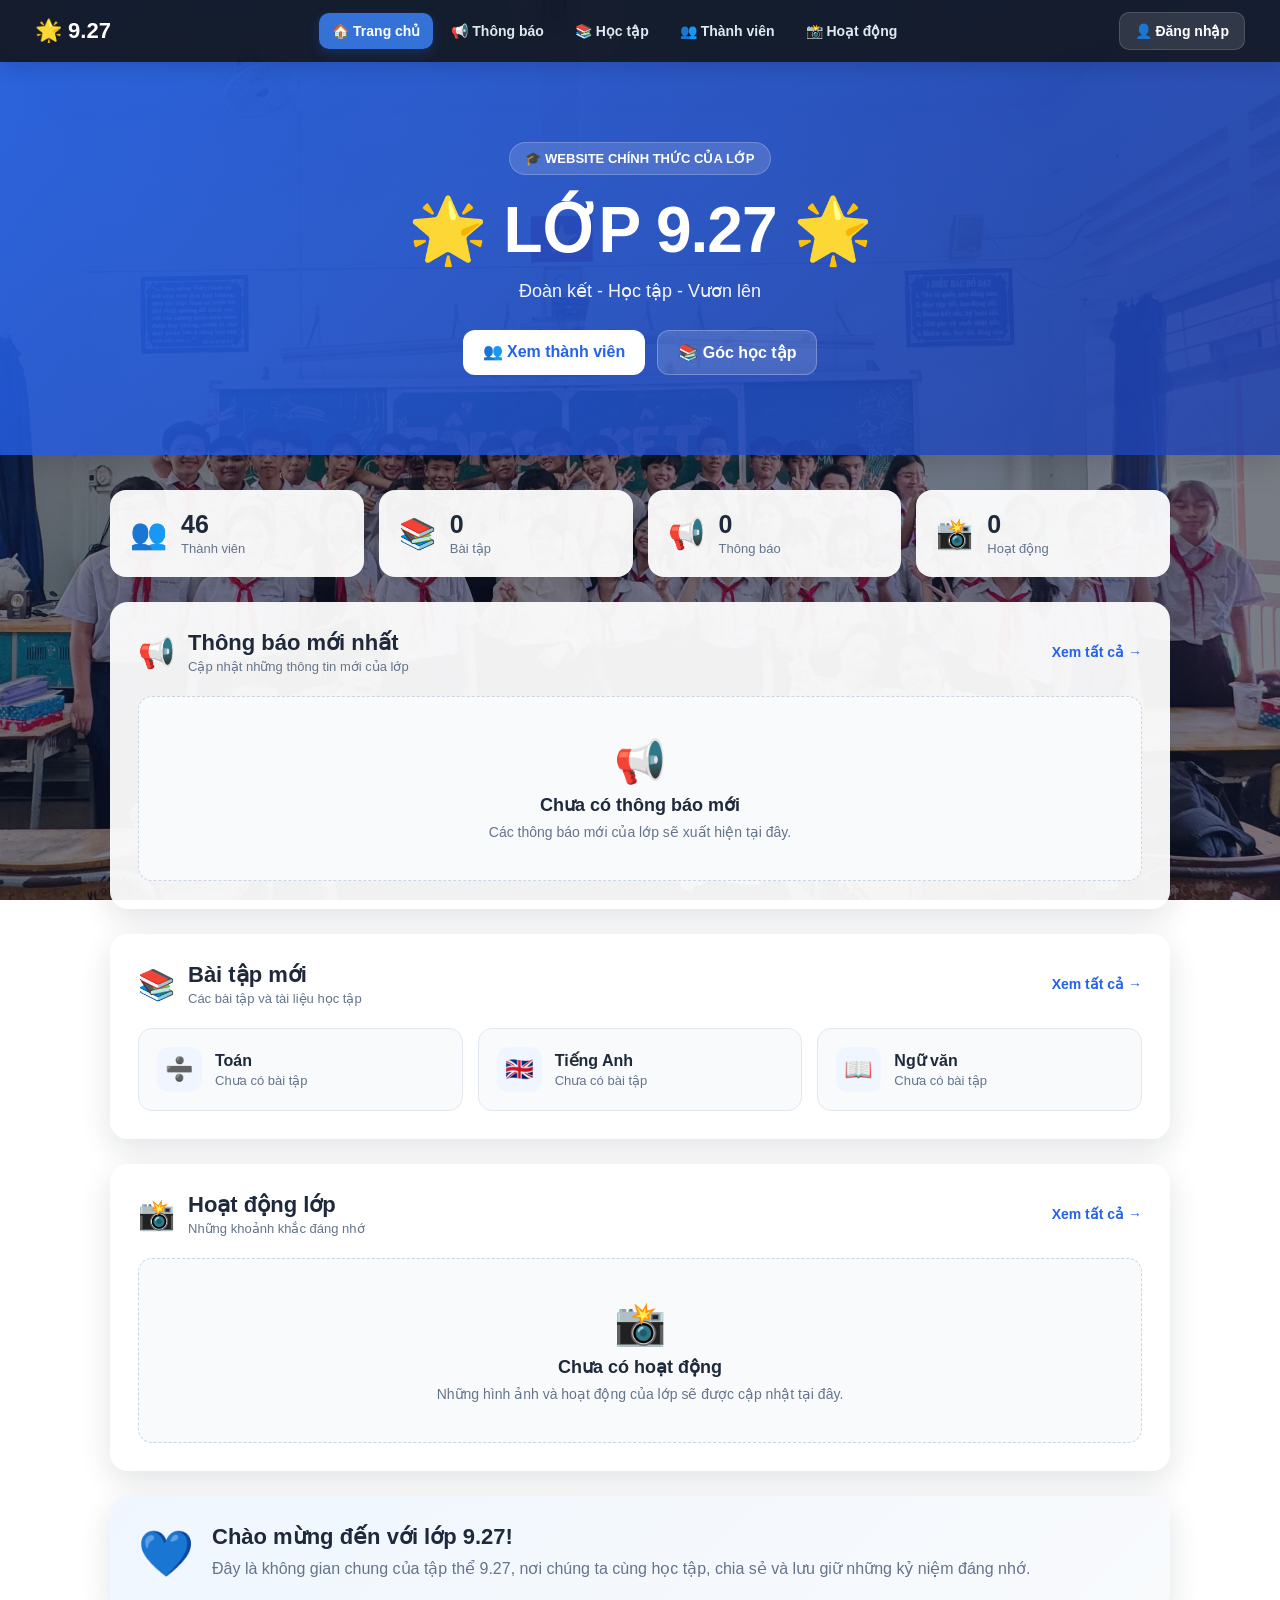
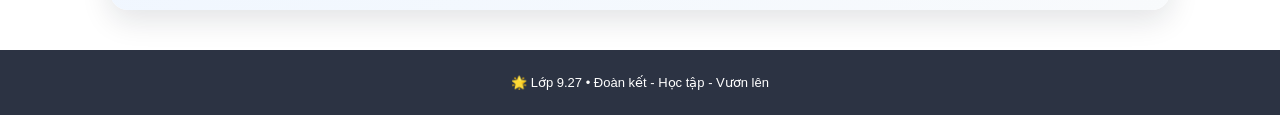
<file: index.html>
<!DOCTYPE html>
<html lang="vi">

<head>
    <meta charset="UTF-8">
    <meta name="viewport" content="width=device-width, initial-scale=1.0">

    <title>Lớp 9.27</title>

    <link rel="preconnect" href="https://fonts.googleapis.com">
    <link rel="preconnect" href="https://fonts.gstatic.com" crossorigin>

    <link href="https://fonts.googleapis.com/css2?family=Inter:wght@400;500;600;700;800&display=swap"
          rel="stylesheet">

    <link rel="stylesheet" href="style.css">
</head>

<body>

    <!-- THANH ĐIỀU HƯỚNG -->

    <nav>

        <div class="nav-container">

            <a class="logo" href="index.html">
                🌟 9.27
            </a>

            <div class="nav-links">

                <a class="active" href="index.html">
                    🏠 <span>Trang chủ</span>
                </a>

                <a href="thongbao.html">
                    📢 <span>Thông báo</span>
                </a>

                <a href="hoctap.html">
                    📚 <span>Học tập</span>
                </a>

                <a href="thanhvien.html">
                    👥 <span>Thành viên</span>
                </a>

                <a href="hoatdong.html">
                    📸 <span>Hoạt động</span>
                </a>

            </div>

            <a class="login-button" href="dangnhap.html">
                👤 Đăng nhập
            </a>

        </div>

    </nav>


    <!-- HERO -->

    <header class="hero">

        <div class="hero-content">

            <div class="hero-badge">
                🎓 WEBSITE CHÍNH THỨC CỦA LỚP
            </div>

            <h1>
                🌟 LỚP 9.27 🌟
            </h1>

            <p>
                Đoàn kết - Học tập - Vươn lên
            </p>

            <div class="hero-buttons">

                <a class="button primary-button" href="thanhvien.html">
                    👥 Xem thành viên
                </a>

                <a class="button secondary-button" href="hoctap.html">
                    📚 Góc học tập
                </a>

            </div>

        </div>

    </header>


    <main>

        <!-- THỐNG KÊ -->

        <section class="stats-section">

            <div class="stat-card">

                <div class="stat-icon">
                    👥
                </div>

                <div>
                    <strong>46</strong>
                    <span>Thành viên</span>
                </div>

            </div>


            <div class="stat-card">

                <div class="stat-icon">
                    📚
                </div>

                <div>
                    <strong>0</strong>
                    <span>Bài tập</span>
                </div>

            </div>


            <div class="stat-card">

                <div class="stat-icon">
                    📢
                </div>

                <div>
                    <strong>0</strong>
                    <span>Thông báo</span>
                </div>

            </div>


            <div class="stat-card">

                <div class="stat-icon">
                    📸
                </div>

                <div>
                    <strong>0</strong>
                    <span>Hoạt động</span>
                </div>

            </div>

        </section>


        <!-- THÔNG BÁO -->

        <section>

            <div class="section-title">

                <div>

                    <span class="section-icon">
                        📢
                    </span>

                    <div>

                        <h2>
                            Thông báo mới nhất
                        </h2>

                        <p>
                            Cập nhật những thông tin mới của lớp
                        </p>

                    </div>

                </div>

                <a class="view-all" href="thongbao.html">
                    Xem tất cả →
                </a>

            </div>


            <div class="empty-card">

                <div class="empty-icon">
                    📢
                </div>

                <h3>
                    Chưa có thông báo mới
                </h3>

                <p>
                    Các thông báo mới của lớp sẽ xuất hiện tại đây.
                </p>

            </div>

        </section>


        <!-- BÀI TẬP -->

        <section>

            <div class="section-title">

                <div>

                    <span class="section-icon">
                        📚
                    </span>

                    <div>

                        <h2>
                            Bài tập mới
                        </h2>

                        <p>
                            Các bài tập và tài liệu học tập
                        </p>

                    </div>

                </div>

                <a class="view-all" href="hoctap.html">
                    Xem tất cả →
                </a>

            </div>


            <div class="subject-grid">

                <div class="subject-card">

                    <div class="subject-icon">
                        ➗
                    </div>

                    <div>

                        <h3>
                            Toán
                        </h3>

                        <p>
                            Chưa có bài tập
                        </p>

                    </div>

                </div>


                <div class="subject-card">

                    <div class="subject-icon">
                        🇬🇧
                    </div>

                    <div>

                        <h3>
                            Tiếng Anh
                        </h3>

                        <p>
                            Chưa có bài tập
                        </p>

                    </div>

                </div>


                <div class="subject-card">

                    <div class="subject-icon">
                        📖
                    </div>

                    <div>

                        <h3>
                            Ngữ văn
                        </h3>

                        <p>
                            Chưa có bài tập
                        </p>

                    </div>

                </div>

            </div>

        </section>


        <!-- HOẠT ĐỘNG -->

        <section>

            <div class="section-title">

                <div>

                    <span class="section-icon">
                        📸
                    </span>

                    <div>

                        <h2>
                            Hoạt động lớp
                        </h2>

                        <p>
                            Những khoảnh khắc đáng nhớ
                        </p>

                    </div>

                </div>

                <a class="view-all" href="hoatdong.html">
                    Xem tất cả →
                </a>

            </div>


            <div class="empty-card">

                <div class="empty-icon">
                    📸
                </div>

                <h3>
                    Chưa có hoạt động
                </h3>

                <p>
                    Những hình ảnh và hoạt động của lớp sẽ được cập nhật tại đây.
                </p>

            </div>

        </section>


        <!-- GIỚI THIỆU -->

        <section class="welcome-section">

            <div class="welcome-content">

                <div class="welcome-icon">
                    💙
                </div>

                <div>

                    <h2>
                        Chào mừng đến với lớp 9.27!
                    </h2>

                    <p>
                        Đây là không gian chung của tập thể 9.27,
                        nơi chúng ta cùng học tập, chia sẻ và lưu giữ
                        những kỷ niệm đáng nhớ.
                    </p>

                </div>

            </div>

        </section>

    </main>


    <footer>

        <p>
            🌟 Lớp 9.27 • Đoàn kết - Học tập - Vươn lên
        </p>

    </footer>


    <!-- JAVASCRIPT -->

    <script src="script.js"></script>

</body>

</html>
</file>
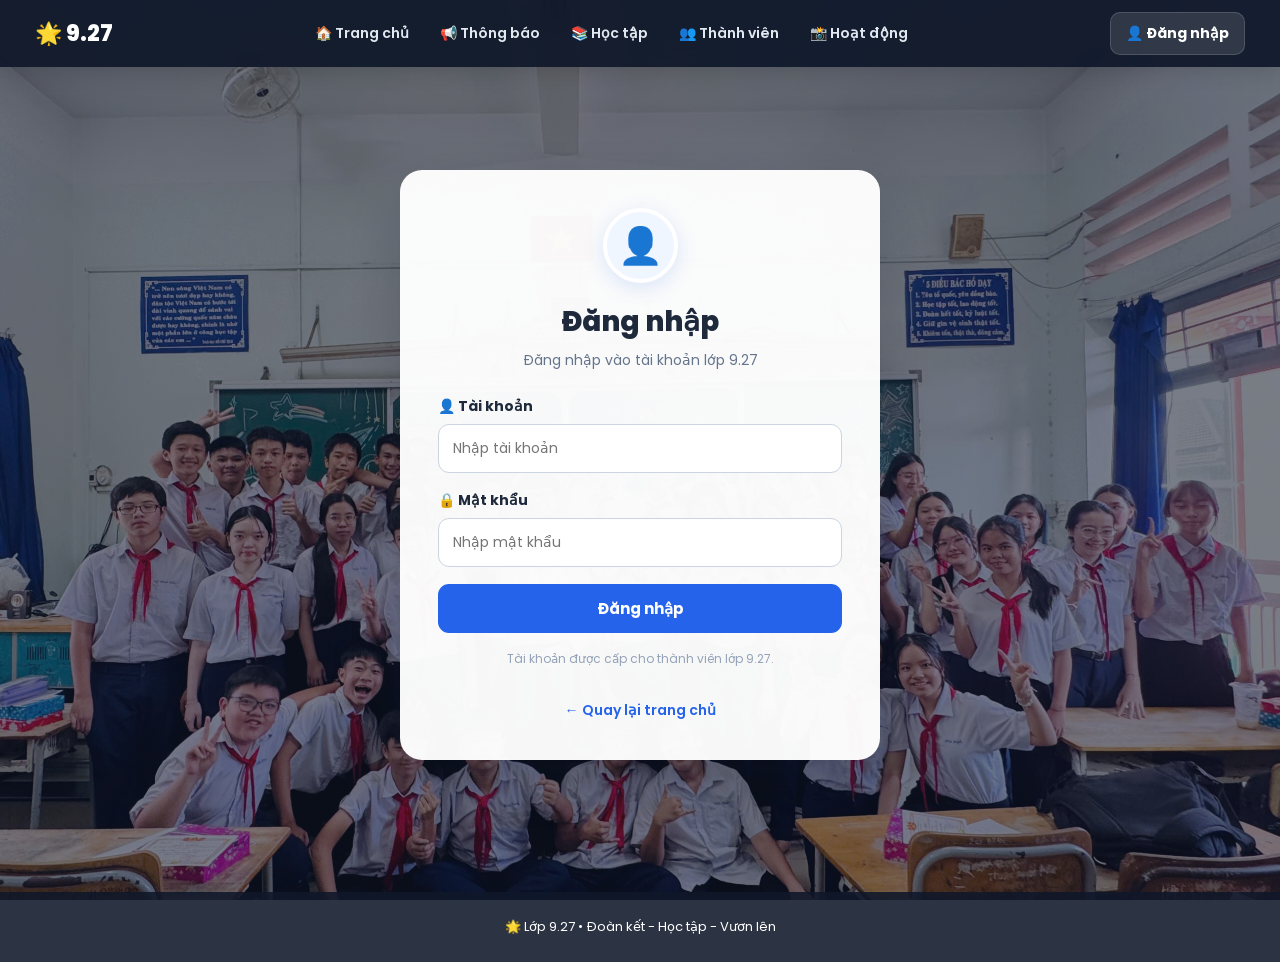
<file: dangnhap.html>
<!DOCTYPE html>
<html lang="vi">

<head>

    <meta charset="UTF-8">

    <meta name="viewport"
          content="width=device-width, initial-scale=1.0">

    <title>Đăng nhập - Lớp 9.27</title>


    <link rel="preconnect"
          href="https://fonts.googleapis.com">

    <link rel="preconnect"
          href="https://fonts.gstatic.com"
          crossorigin>

    <link href="https://fonts.googleapis.com/css2?family=Poppins:wght@400;500;600;700;800&display=swap"
          rel="stylesheet">


    <link rel="stylesheet"
          href="style.css">

</head>

<body>


    <!-- MENU -->

    <nav>

        <div class="nav-container">


            <a class="logo"
               href="index.html">

                🌟 9.27

            </a>


            <div class="nav-links">


                <a href="index.html">
                    🏠 <span>Trang chủ</span>
                </a>


                <a href="thongbao.html">
                    📢 <span>Thông báo</span>
                </a>


                <a href="hoctap.html">
                    📚 <span>Học tập</span>
                </a>


                <a href="thanhvien.html">
                    👥 <span>Thành viên</span>
                </a>


                <a href="hoatdong.html">
                    📸 <span>Hoạt động</span>
                </a>


            </div>


            <a class="login-button active-login"
               href="dangnhap.html">

                👤 Đăng nhập

            </a>


        </div>

    </nav>



    <!-- ĐĂNG NHẬP -->

    <main class="login-page">


        <section class="login-card">


            <div class="login-icon">
                👤
            </div>


            <h1>
                Đăng nhập
            </h1>


            <p class="login-subtitle">

                Đăng nhập vào tài khoản lớp 9.27

            </p>



            <form id="loginForm">


                <div class="form-group">

                    <label for="username">
                        👤 Tài khoản
                    </label>


                    <input
                        type="text"
                        id="username"
                        placeholder="Nhập tài khoản"
                        autocomplete="username"
                        required
                    >

                </div>



                <div class="form-group">

                    <label for="password">
                        🔒 Mật khẩu
                    </label>


                    <input
                        type="password"
                        id="password"
                        placeholder="Nhập mật khẩu"
                        autocomplete="current-password"
                        required
                    >

                </div>



                <p
                    id="loginError"
                    style="display: none; color: #dc2626; font-size: 13px; margin: 10px 0;"
                ></p>



                <button
                    type="submit"
                    class="login-submit"
                >

                    Đăng nhập

                </button>


            </form>



            <p class="login-note">

                Tài khoản được cấp cho thành viên lớp 9.27.

            </p>


            <a
                class="back-home"
                href="index.html"
            >

                ← Quay lại trang chủ

            </a>


        </section>


    </main>



    <footer>

        <p>
            🌟 Lớp 9.27 • Đoàn kết - Học tập - Vươn lên
        </p>

    </footer>


    <script src="script.js"></script>

</body>

</html>
</file>
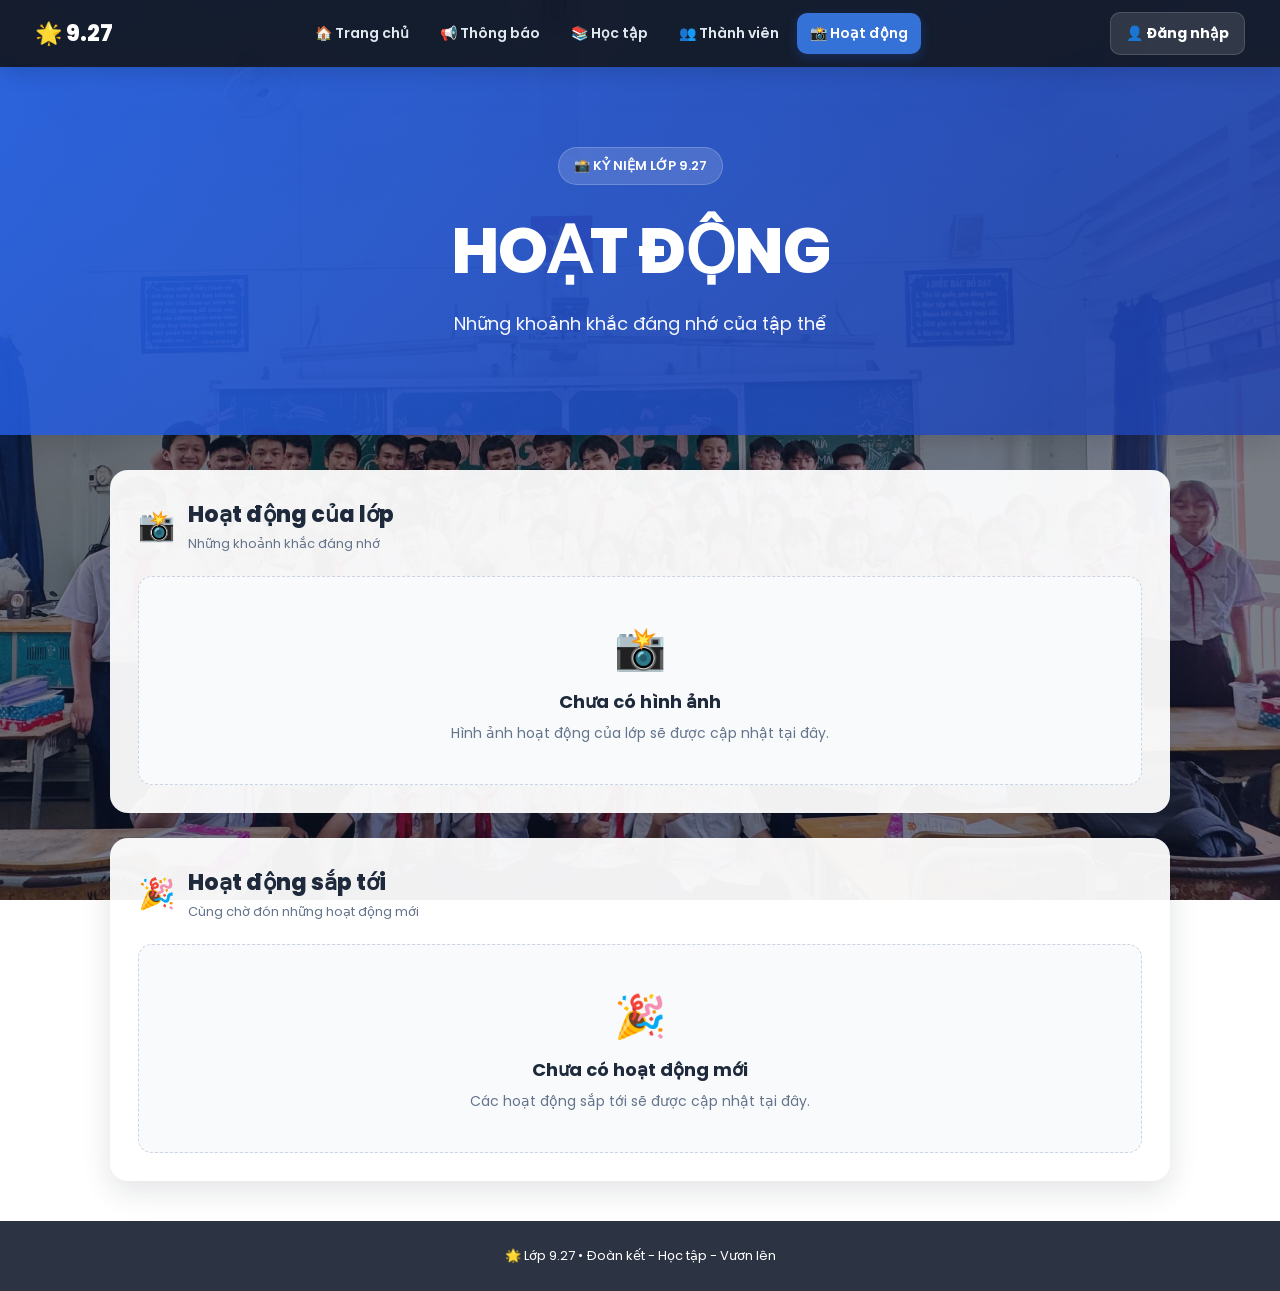
<file: hoatdong.html>
<!DOCTYPE html>
<html lang="vi">

<head>

    <meta charset="UTF-8">

    <meta name="viewport"
          content="width=device-width, initial-scale=1.0">

    <title>Hoạt động - Lớp 9.27</title>


    <link rel="preconnect"
          href="https://fonts.googleapis.com">

    <link rel="preconnect"
          href="https://fonts.gstatic.com"
          crossorigin>

    <link href="https://fonts.googleapis.com/css2?family=Poppins:wght@400;500;600;700;800&display=swap"
          rel="stylesheet">


    <link rel="stylesheet"
          href="style.css">

</head>

<body>


    <!-- MENU -->

    <nav>

        <div class="nav-container">


            <a class="logo"
               href="index.html">

                🌟 9.27

            </a>


            <div class="nav-links">


                <a href="index.html">
                    🏠 <span>Trang chủ</span>
                </a>


                <a href="thongbao.html">
                    📢 <span>Thông báo</span>
                </a>


                <a href="hoctap.html">
                    📚 <span>Học tập</span>
                </a>


                <a href="thanhvien.html">
                    👥 <span>Thành viên</span>
                </a>


                <a class="active"
                   href="hoatdong.html">

                    📸 <span>Hoạt động</span>

                </a>


            </div>


            <a class="login-button"
               href="dangnhap.html">

                👤 Đăng nhập

            </a>


        </div>

    </nav>



    <!-- HERO -->

    <header class="hero">

        <div class="hero-content">


            <div class="hero-badge">
                📸 KỶ NIỆM LỚP 9.27
            </div>


            <h1>
                HOẠT ĐỘNG
            </h1>


            <p>
                Những khoảnh khắc đáng nhớ của tập thể
            </p>


        </div>

    </header>



    <main>


        <!-- HÌNH ẢNH -->

        <section>


            <div class="section-title">


                <div>

                    <span class="section-icon">
                        📸
                    </span>


                    <div>

                        <h2>
                            Hoạt động của lớp
                        </h2>

                        <p>
                            Những khoảnh khắc đáng nhớ
                        </p>

                    </div>

                </div>


            </div>


            <div class="empty-card">


                <div class="empty-icon">
                    📸
                </div>


                <h3>
                    Chưa có hình ảnh
                </h3>


                <p>
                    Hình ảnh hoạt động của lớp sẽ được cập nhật tại đây.
                </p>


            </div>


        </section>



        <!-- HOẠT ĐỘNG SẮP TỚI -->

        <section>


            <div class="section-title">


                <div>

                    <span class="section-icon">
                        🎉
                    </span>


                    <div>

                        <h2>
                            Hoạt động sắp tới
                        </h2>

                        <p>
                            Cùng chờ đón những hoạt động mới
                        </p>

                    </div>

                </div>


            </div>


            <div class="empty-card">


                <div class="empty-icon">
                    🎉
                </div>


                <h3>
                    Chưa có hoạt động mới
                </h3>


                <p>
                    Các hoạt động sắp tới sẽ được cập nhật tại đây.
                </p>


            </div>


        </section>


    </main>



    <footer>

        <p>
            🌟 Lớp 9.27 • Đoàn kết - Học tập - Vươn lên
        </p>

    </footer>


    <script src="script.js"></script>

</body>

</html>
</file>
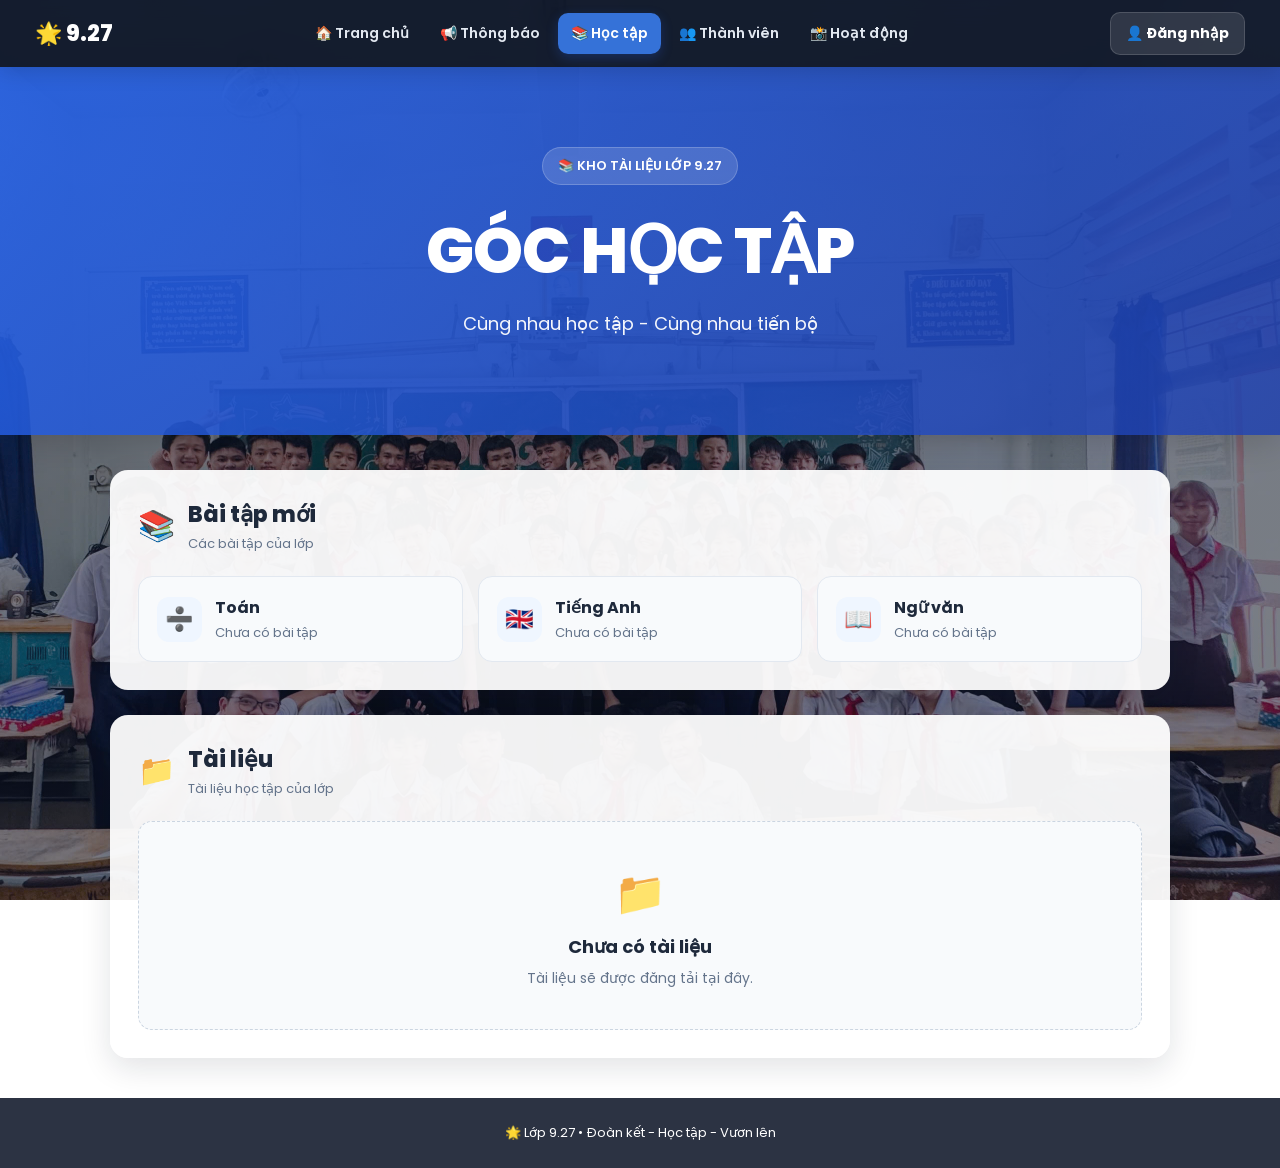
<file: hoctap.html>
<!DOCTYPE html>
<html lang="vi">

<head>

    <meta charset="UTF-8">

    <meta name="viewport"
          content="width=device-width, initial-scale=1.0">

    <title>Học tập - Lớp 9.27</title>


    <link rel="preconnect"
          href="https://fonts.googleapis.com">

    <link rel="preconnect"
          href="https://fonts.gstatic.com"
          crossorigin>

    <link href="https://fonts.googleapis.com/css2?family=Poppins:wght@400;500;600;700;800&display=swap"
          rel="stylesheet">


    <link rel="stylesheet"
          href="style.css">

</head>

<body>


    <!-- MENU -->

    <nav>

        <div class="nav-container">


            <a class="logo"
               href="index.html">

                🌟 9.27

            </a>


            <div class="nav-links">


                <a href="index.html">
                    🏠 <span>Trang chủ</span>
                </a>


                <a href="thongbao.html">
                    📢 <span>Thông báo</span>
                </a>


                <a class="active"
                   href="hoctap.html">

                    📚 <span>Học tập</span>

                </a>


                <a href="thanhvien.html">
                    👥 <span>Thành viên</span>
                </a>


                <a href="hoatdong.html">
                    📸 <span>Hoạt động</span>
                </a>


            </div>


            <a class="login-button"
               href="dangnhap.html">

                👤 Đăng nhập

            </a>


        </div>

    </nav>



    <!-- HERO -->

    <header class="hero">

        <div class="hero-content">


            <div class="hero-badge">
                📚 KHO TÀI LIỆU LỚP 9.27
            </div>


            <h1>
                GÓC HỌC TẬP
            </h1>


            <p>
                Cùng nhau học tập - Cùng nhau tiến bộ
            </p>


        </div>

    </header>



    <main>


        <!-- BÀI TẬP -->

        <section>


            <div class="section-title">


                <div>

                    <span class="section-icon">
                        📚
                    </span>


                    <div>

                        <h2>
                            Bài tập mới
                        </h2>

                        <p>
                            Các bài tập của lớp
                        </p>

                    </div>

                </div>


            </div>


            <div class="subject-grid">


                <div class="subject-card">

                    <div class="subject-icon">
                        ➗
                    </div>


                    <div>

                        <h3>
                            Toán
                        </h3>

                        <p>
                            Chưa có bài tập
                        </p>

                    </div>

                </div>


                <div class="subject-card">

                    <div class="subject-icon">
                        🇬🇧
                    </div>


                    <div>

                        <h3>
                            Tiếng Anh
                        </h3>

                        <p>
                            Chưa có bài tập
                        </p>

                    </div>

                </div>


                <div class="subject-card">

                    <div class="subject-icon">
                        📖
                    </div>


                    <div>

                        <h3>
                            Ngữ văn
                        </h3>

                        <p>
                            Chưa có bài tập
                        </p>

                    </div>

                </div>


            </div>


        </section>



        <!-- TÀI LIỆU -->

        <section>


            <div class="section-title">


                <div>

                    <span class="section-icon">
                        📁
                    </span>


                    <div>

                        <h2>
                            Tài liệu
                        </h2>

                        <p>
                            Tài liệu học tập của lớp
                        </p>

                    </div>

                </div>


            </div>


            <div class="empty-card">


                <div class="empty-icon">
                    📁
                </div>


                <h3>
                    Chưa có tài liệu
                </h3>


                <p>
                    Tài liệu sẽ được đăng tải tại đây.
                </p>


            </div>


        </section>


    </main>



    <footer>

        <p>
            🌟 Lớp 9.27 • Đoàn kết - Học tập - Vươn lên
        </p>

    </footer>


    <script src="script.js"></script>

</body>

</html>
</file>
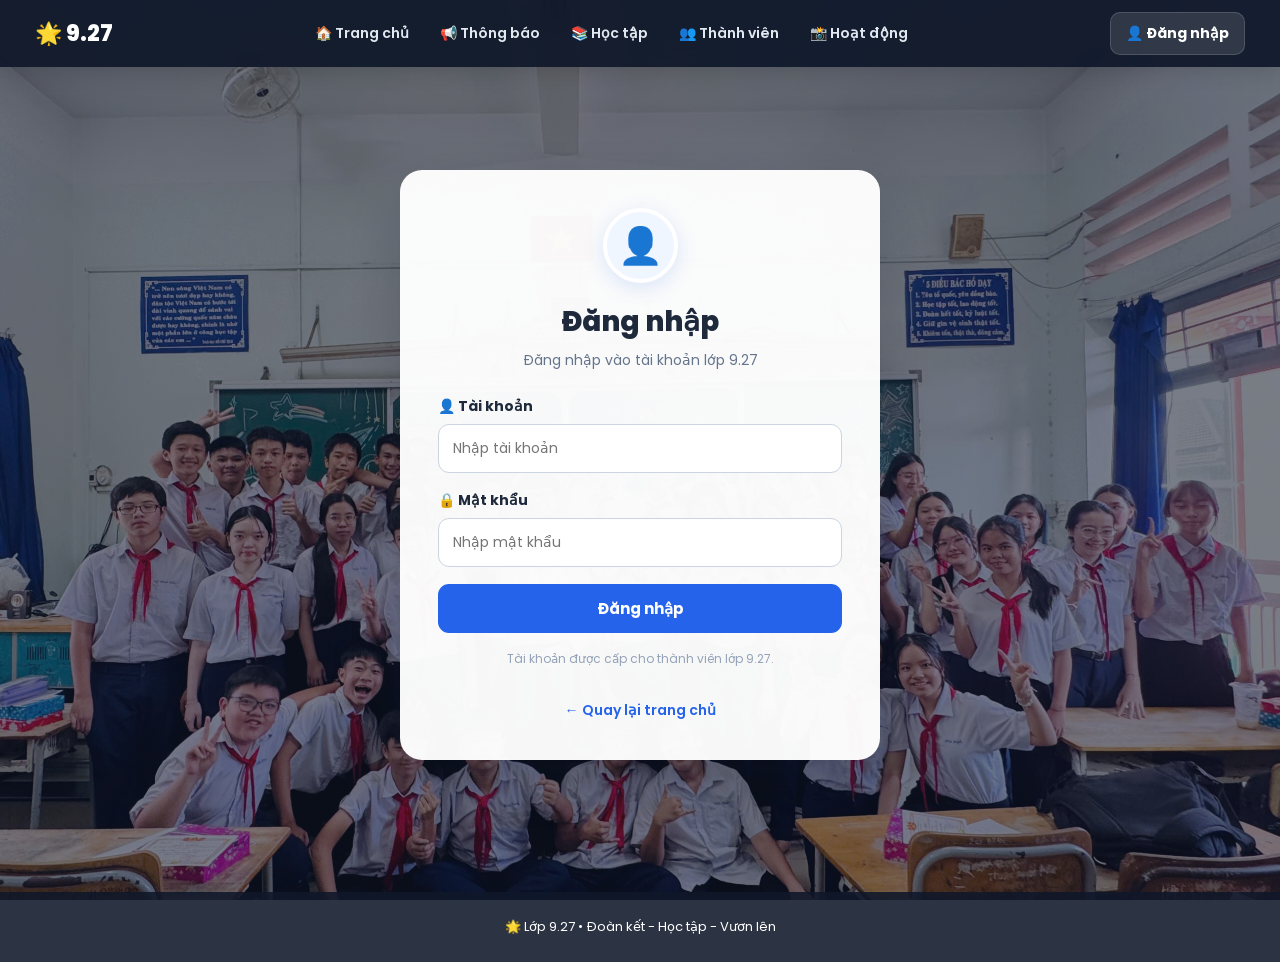
<file: taikhoan.html>
<!DOCTYPE html>
<html lang="vi">

<head>

    <meta charset="UTF-8">

    <meta
        name="viewport"
        content="width=device-width, initial-scale=1.0">

    <title>Tài khoản - Lớp 9.27</title>


    <link rel="preconnect"
        href="https://fonts.googleapis.com">

    <link rel="preconnect"
        href="https://fonts.gstatic.com"
        crossorigin>

    <link
        href="https://fonts.googleapis.com/css2?family=Poppins:wght@400;500;600;700;800&display=swap"
        rel="stylesheet">


    <link
        rel="stylesheet"
        href="style.css">

</head>


<body>


    <!-- ================================= -->
    <!-- NAVIGATION -->
    <!-- ================================= -->

    <nav>

        <div class="nav-container">


            <a
                class="logo"
                href="index.html">

                🌟 9.27

            </a>


            <div class="nav-links">


                <a href="index.html">
                    🏠 <span>Trang chủ</span>
                </a>


                <a href="thongbao.html">
                    📢 <span>Thông báo</span>
                </a>


                <a href="hoctap.html">
                    📚 <span>Học tập</span>
                </a>


                <a href="thanhvien.html">
                    👥 <span>Thành viên</span>
                </a>


                <a href="hoatdong.html">
                    📸 <span>Hoạt động</span>
                </a>


            </div>


            <a
                class="login-button"
                href="taikhoan.html">

                👤 Tài khoản

            </a>


        </div>

    </nav>



    <!-- ================================= -->
    <!-- ACCOUNT -->
    <!-- ================================= -->

    <main class="login-page">


        <section class="account-card">


            <div
                class="account-avatar"
                id="accountRoleIcon">

                👤

            </div>


            <h1 id="accountName">
                Tài khoản
            </h1>


            <p
                class="account-username"
                id="accountUsername">

                @username

            </p>


            <div
                id="accountRole"
                class="role-badge role-npc">

                NPC

            </div>


            <p
                class="account-role-description"
                id="accountRoleDescription">

                Thành viên

            </p>



            <!-- ================================= -->
            <!-- ACCOUNT INFO -->
            <!-- ================================= -->

            <div class="account-info">


                <div class="account-info-row">

                    <span>
                        👤 Họ tên
                    </span>

                    <strong id="accountName2">
                        —
                    </strong>

                </div>


                <div class="account-info-row">

                    <span>
                        🔑 Username
                    </span>

                    <strong id="accountUsername2">
                        —
                    </strong>

                </div>


                <div class="account-info-row">

                    <span>
                        🏷️ Role
                    </span>

                    <strong id="accountRole2">
                        —
                    </strong>

                </div>


            </div>



            <!-- ================================= -->
            <!-- ADMIN PANEL -->
            <!-- ================================= -->

            <div
                class="admin-panel"
                id="adminPanel"
                style="display: none;">


                <div class="admin-panel-header">

                    <span class="admin-panel-icon">
                        👑
                    </span>

                    <div>

                        <h2>
                            Khu vực quản trị
                        </h2>

                        <p>
                            Chỉ ADMIN mới có quyền sử dụng
                        </p>

                    </div>

                </div>


                <div class="admin-actions">


                    <a
                        href="#"
                        class="admin-action">

                        <span>📢</span>

                        <div>

                            <strong>
                                Quản lý thông báo
                            </strong>

                            <small>
                                Đăng và quản lý thông báo
                            </small>

                        </div>

                    </a>


                    <a
                        href="#"
                        class="admin-action">

                        <span>📚</span>

                        <div>

                            <strong>
                                Quản lý bài tập
                            </strong>

                            <small>
                                Đăng bài tập cho lớp
                            </small>

                        </div>

                    </a>


                    <a
                        href="#"
                        class="admin-action">

                        <span>📁</span>

                        <div>

                            <strong>
                                Quản lý tài liệu
                            </strong>

                            <small>
                                Đăng tài liệu học tập
                            </small>

                        </div>

                    </a>


                    <a
                        href="#"
                        class="admin-action">

                        <span>📸</span>

                        <div>

                            <strong>
                                Quản lý hoạt động
                            </strong>

                            <small>
                                Đăng ảnh và hoạt động lớp
                            </small>

                        </div>

                    </a>


                </div>

            </div>



            <!-- ================================= -->
            <!-- LOGOUT -->
            <!-- ================================= -->

            <button
                class="login-submit logout-button"
                id="logoutButton">

                🚪 Đăng xuất

            </button>


            <a
                class="back-home"
                href="index.html">

                ← Về trang chủ

            </a>


        </section>

    </main>



    <!-- ================================= -->
    <!-- FOOTER -->
    <!-- ================================= -->

    <footer>

        <p>
            🌟 Lớp 9.27 • Đoàn kết - Học tập - Vươn lên
        </p>

    </footer>


    <script src="script.js"></script>

</body>

</html>
</file>
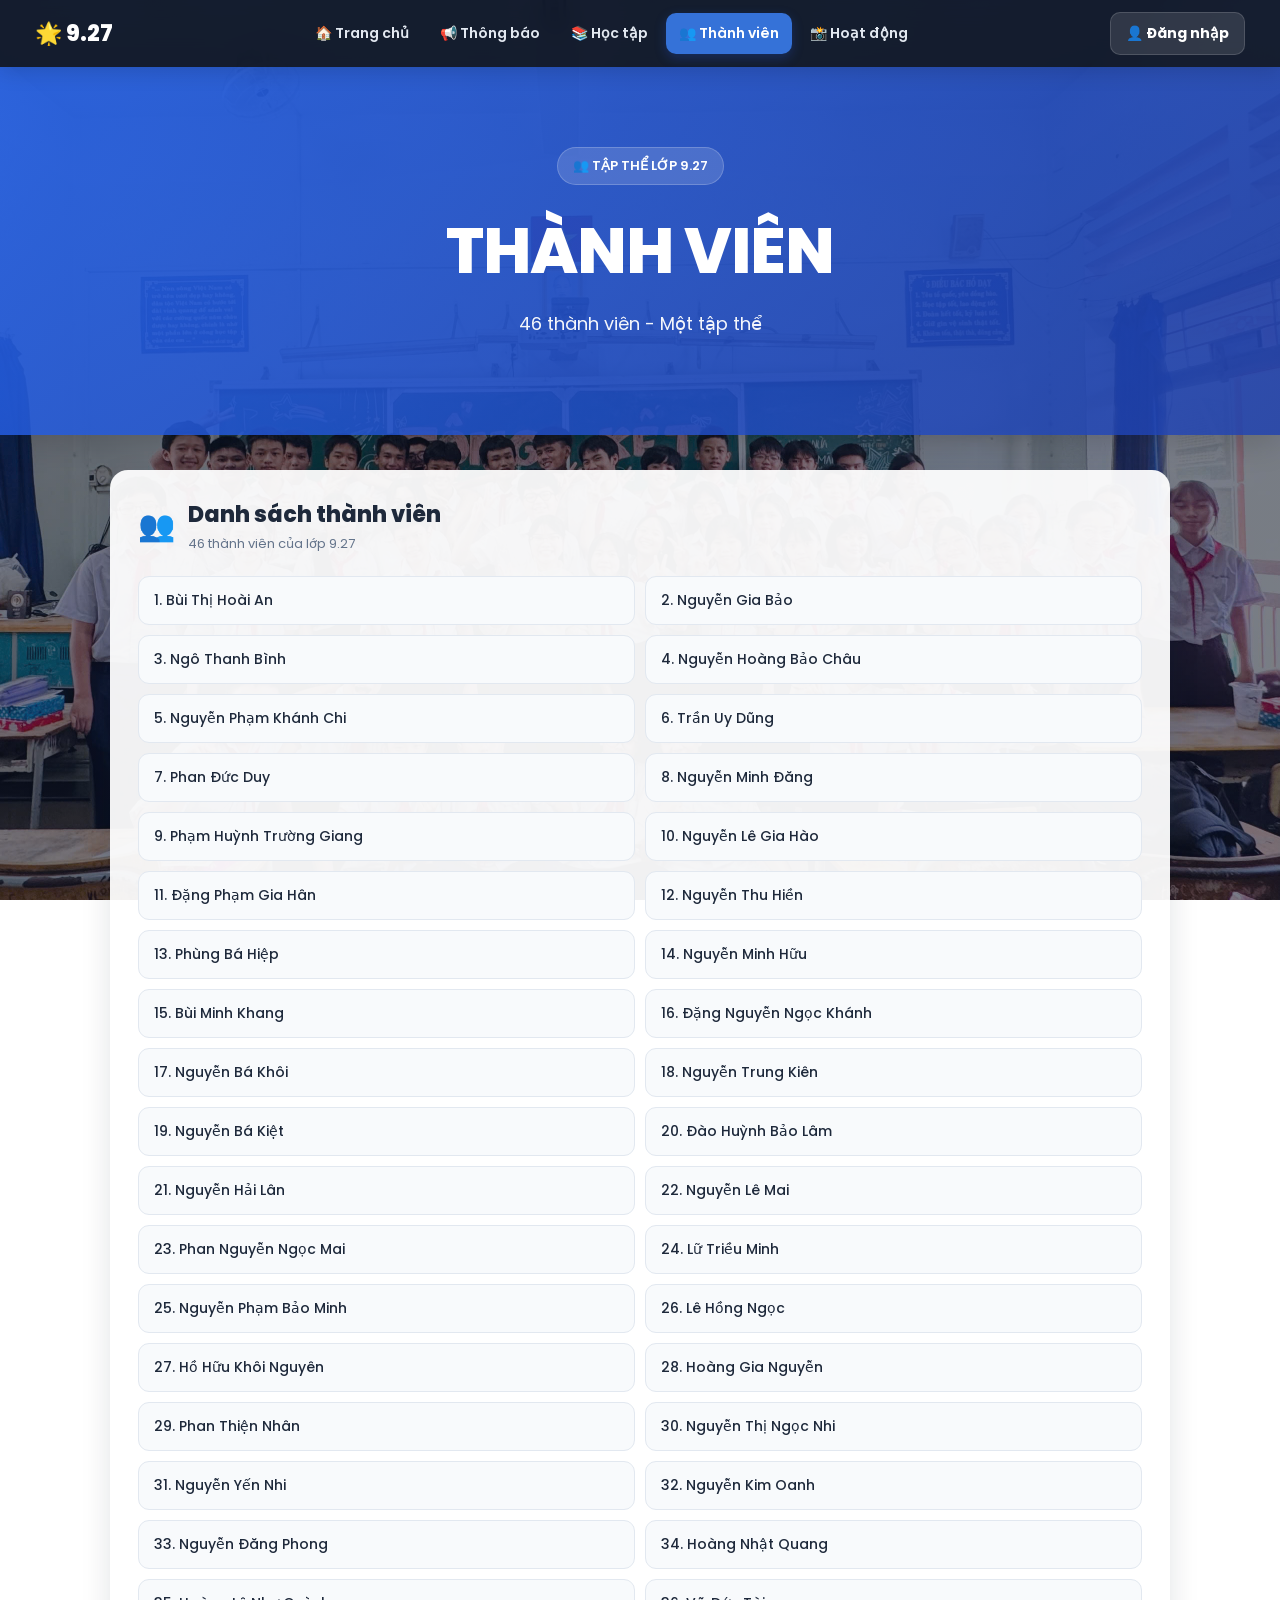
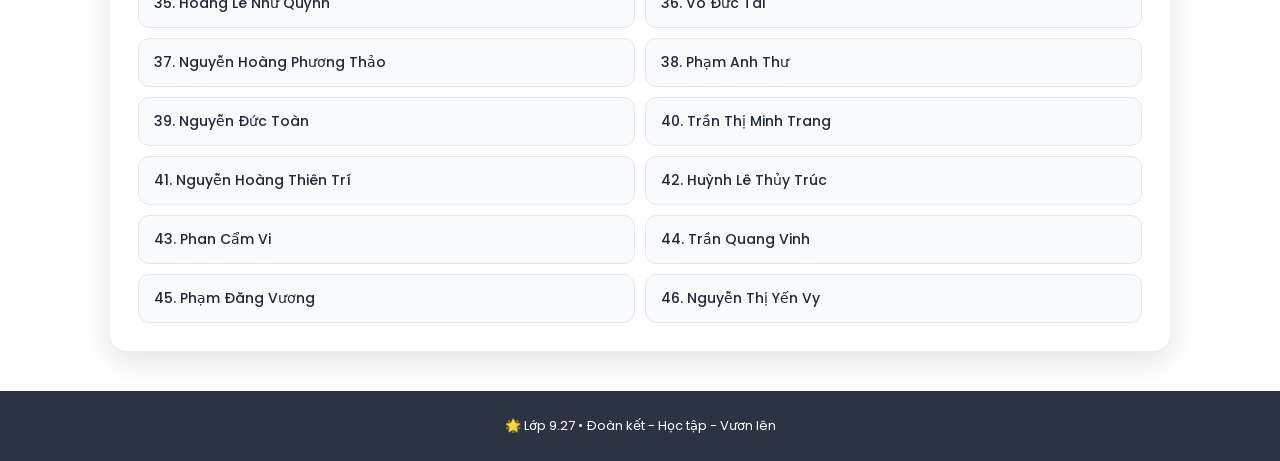
<file: thanhvien.html>
<!DOCTYPE html>
<html lang="vi">

<head>

    <meta charset="UTF-8">

    <meta name="viewport"
          content="width=device-width, initial-scale=1.0">

    <title>Thành viên - Lớp 9.27</title>


    <link rel="preconnect"
          href="https://fonts.googleapis.com">

    <link rel="preconnect"
          href="https://fonts.gstatic.com"
          crossorigin>

    <link href="https://fonts.googleapis.com/css2?family=Poppins:wght@400;500;600;700;800&display=swap"
          rel="stylesheet">


    <link rel="stylesheet"
          href="style.css">

</head>

<body>


    <!-- MENU -->

    <nav>

        <div class="nav-container">


            <a class="logo"
               href="index.html">

                🌟 9.27

            </a>


            <div class="nav-links">


                <a href="index.html">
                    🏠 <span>Trang chủ</span>
                </a>


                <a href="thongbao.html">
                    📢 <span>Thông báo</span>
                </a>


                <a href="hoctap.html">
                    📚 <span>Học tập</span>
                </a>


                <a class="active"
                   href="thanhvien.html">

                    👥 <span>Thành viên</span>

                </a>


                <a href="hoatdong.html">
                    📸 <span>Hoạt động</span>
                </a>


            </div>


            <a class="login-button"
               href="dangnhap.html">

                👤 Đăng nhập

            </a>


        </div>

    </nav>



    <!-- HERO -->

    <header class="hero">

        <div class="hero-content">


            <div class="hero-badge">
                👥 TẬP THỂ LỚP 9.27
            </div>


            <h1>
                THÀNH VIÊN
            </h1>


            <p>
                46 thành viên - Một tập thể
            </p>


        </div>

    </header>



    <main>


        <section>


            <div class="section-title">


                <div>

                    <span class="section-icon">
                        👥
                    </span>


                    <div>

                        <h2>
                            Danh sách thành viên
                        </h2>

                        <p>
                            46 thành viên của lớp 9.27
                        </p>

                    </div>

                </div>


            </div>



            <div class="member-list">


                <div class="member">1. Bùi Thị Hoài An</div>
                <div class="member">2. Nguyễn Gia Bảo</div>
                <div class="member">3. Ngô Thanh Bình</div>
                <div class="member">4. Nguyễn Hoàng Bảo Châu</div>
                <div class="member">5. Nguyễn Phạm Khánh Chi</div>
                <div class="member">6. Trần Uy Dũng</div>
                <div class="member">7. Phan Đức Duy</div>
                <div class="member">8. Nguyễn Minh Đăng</div>
                <div class="member">9. Phạm Huỳnh Trường Giang</div>
                <div class="member">10. Nguyễn Lê Gia Hào</div>
                <div class="member">11. Đặng Phạm Gia Hân</div>
                <div class="member">12. Nguyễn Thu Hiền</div>
                <div class="member">13. Phùng Bá Hiệp</div>
                <div class="member">14. Nguyễn Minh Hữu</div>
                <div class="member">15. Bùi Minh Khang</div>
                <div class="member">16. Đặng Nguyễn Ngọc Khánh</div>
                <div class="member">17. Nguyễn Bá Khôi</div>
                <div class="member">18. Nguyễn Trung Kiên</div>
                <div class="member">19. Nguyễn Bá Kiệt</div>
                <div class="member">20. Đào Huỳnh Bảo Lâm</div>
                <div class="member">21. Nguyễn Hải Lân</div>
                <div class="member">22. Nguyễn Lê Mai</div>
                <div class="member">23. Phan Nguyễn Ngọc Mai</div>
                <div class="member">24. Lữ Triều Minh</div>
                <div class="member">25. Nguyễn Phạm Bảo Minh</div>
                <div class="member">26. Lê Hồng Ngọc</div>
                <div class="member">27. Hồ Hữu Khôi Nguyên</div>
                <div class="member">28. Hoàng Gia Nguyễn</div>
                <div class="member">29. Phan Thiện Nhân</div>
                <div class="member">30. Nguyễn Thị Ngọc Nhi</div>
                <div class="member">31. Nguyễn Yến Nhi</div>
                <div class="member">32. Nguyễn Kim Oanh</div>
                <div class="member">33. Nguyễn Đăng Phong</div>
                <div class="member">34. Hoàng Nhật Quang</div>
                <div class="member">35. Hoàng Lê Như Quỳnh</div>
                <div class="member">36. Võ Đức Tài</div>
                <div class="member">37. Nguyễn Hoàng Phương Thảo</div>
                <div class="member">38. Phạm Anh Thư</div>
                <div class="member">39. Nguyễn Đức Toàn</div>
                <div class="member">40. Trần Thị Minh Trang</div>
                <div class="member">41. Nguyễn Hoàng Thiên Trí</div>
                <div class="member">42. Huỳnh Lê Thủy Trúc</div>
                <div class="member">43. Phan Cẩm Vi</div>
                <div class="member">44. Trần Quang Vinh</div>
                <div class="member">45. Phạm Đăng Vương</div>
                <div class="member">46. Nguyễn Thị Yến Vy</div>


            </div>


        </section>


    </main>



    <footer>

        <p>
            🌟 Lớp 9.27 • Đoàn kết - Học tập - Vươn lên
        </p>

    </footer>


    <script src="script.js"></script>

</body>

</html>
</file>
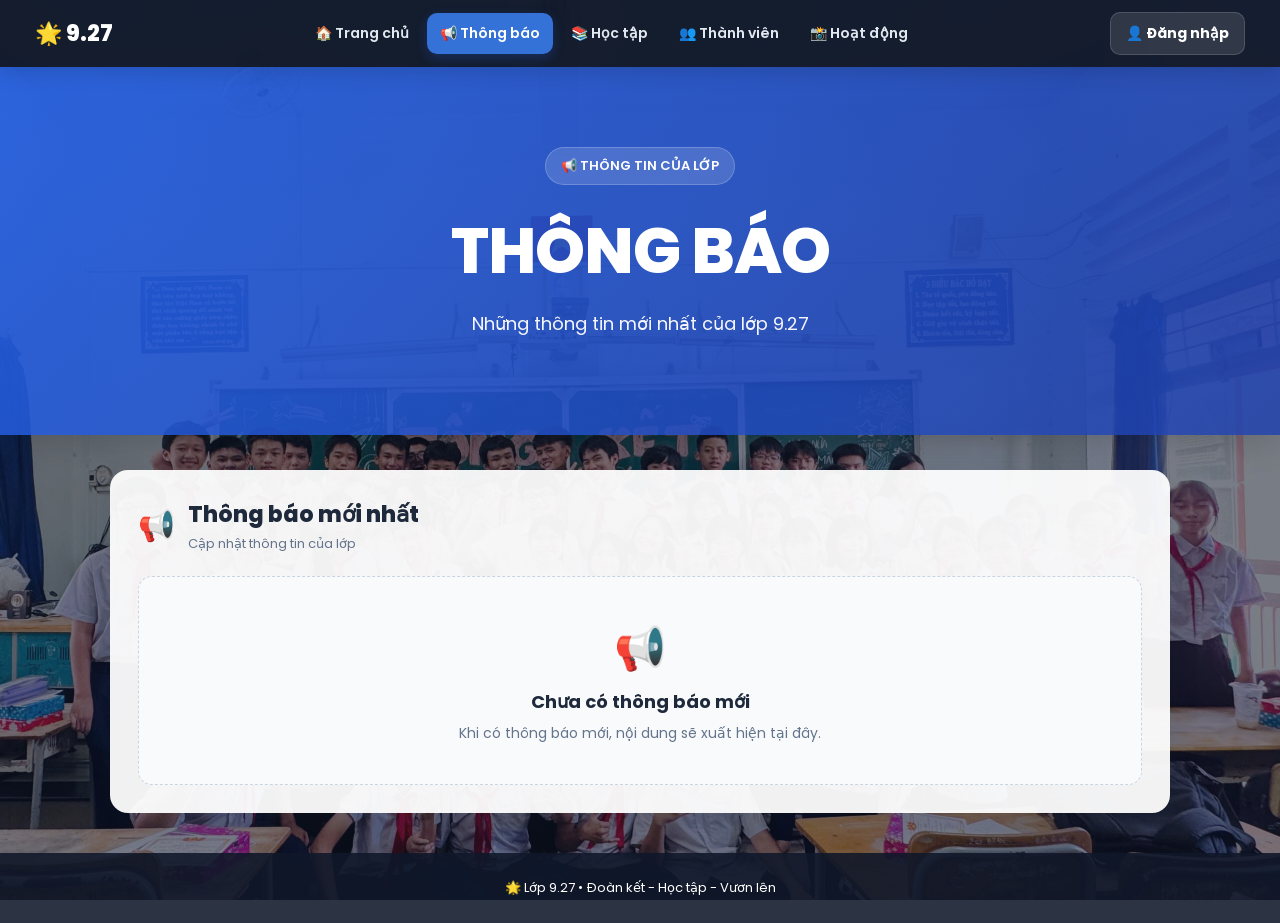
<file: thongbao.html>
<!DOCTYPE html>
<html lang="vi">

<head>

    <meta charset="UTF-8">

    <meta name="viewport"
          content="width=device-width, initial-scale=1.0">

    <title>Thông báo - Lớp 9.27</title>


    <link rel="preconnect"
          href="https://fonts.googleapis.com">

    <link rel="preconnect"
          href="https://fonts.gstatic.com"
          crossorigin>

    <link href="https://fonts.googleapis.com/css2?family=Poppins:wght@400;500;600;700;800&display=swap"
          rel="stylesheet">


    <link rel="stylesheet"
          href="style.css">

</head>

<body>


    <!-- MENU -->

    <nav>

        <div class="nav-container">


            <a class="logo"
               href="index.html">

                🌟 9.27

            </a>


            <div class="nav-links">


                <a href="index.html">
                    🏠 <span>Trang chủ</span>
                </a>


                <a class="active"
                   href="thongbao.html">

                    📢 <span>Thông báo</span>

                </a>


                <a href="hoctap.html">
                    📚 <span>Học tập</span>
                </a>


                <a href="thanhvien.html">
                    👥 <span>Thành viên</span>
                </a>


                <a href="hoatdong.html">
                    📸 <span>Hoạt động</span>
                </a>


            </div>


            <a class="login-button"
               href="dangnhap.html">

                👤 Đăng nhập

            </a>


        </div>

    </nav>



    <!-- HERO -->

    <header class="hero">

        <div class="hero-content">


            <div class="hero-badge">

                📢 THÔNG TIN CỦA LỚP

            </div>


            <h1>
                THÔNG BÁO
            </h1>


            <p>
                Những thông tin mới nhất của lớp 9.27
            </p>


        </div>

    </header>



    <main>


        <section>


            <div class="section-title">


                <div>

                    <span class="section-icon">
                        📢
                    </span>


                    <div>

                        <h2>
                            Thông báo mới nhất
                        </h2>

                        <p>
                            Cập nhật thông tin của lớp
                        </p>

                    </div>

                </div>


            </div>


            <div class="empty-card">


                <div class="empty-icon">
                    📢
                </div>


                <h3>
                    Chưa có thông báo mới
                </h3>


                <p>
                    Khi có thông báo mới, nội dung sẽ xuất hiện tại đây.
                </p>


            </div>


        </section>


    </main>



    <footer>

        <p>
            🌟 Lớp 9.27 • Đoàn kết - Học tập - Vươn lên
        </p>

    </footer>


    <script src="script.js"></script>

</body>

</html>
</file>
<file: style.css>
/* ========================================
   RESET
======================================== */

* {
    box-sizing: border-box;
}

html {
    scroll-behavior: smooth;
}

body {
    margin: 0;
    font-family: "Poppins", Arial, sans-serif;

    background-image:
        linear-gradient(
            rgba(15, 23, 42, 0.55),
            rgba(15, 23, 42, 0.55)
        ),
        url("hinhnen9.27.jpg");

    background-size: cover;
    background-position: center;
    background-attachment: fixed;

    min-height: 100vh;

    color: #1e293b;
}


/* ========================================
   NAVIGATION
======================================== */

nav {
    position: sticky;
    top: 0;
    z-index: 1000;

    background: rgba(15, 23, 42, 0.92);

    backdrop-filter: blur(12px);

    box-shadow:
        0 4px 20px rgba(0, 0, 0, 0.15);
}


.nav-container {
    max-width: 1250px;

    margin: auto;

    padding: 12px 20px;

    display: flex;

    align-items: center;

    justify-content: space-between;

    gap: 20px;
}


/* LOGO */

.logo {
    color: white;

    text-decoration: none;

    font-size: 22px;

    font-weight: 800;

    white-space: nowrap;

    transition: 0.25s;
}

.logo:hover {
    transform: scale(1.05);
}


/* MENU */

.nav-links {
    display: flex;

    align-items: center;

    justify-content: center;

    gap: 5px;
}


.nav-links a {
    color: #e2e8f0;

    text-decoration: none;

    padding: 10px 13px;

    border-radius: 10px;

    font-size: 14px;

    font-weight: 600;

    transition: all 0.25s ease;
}


.nav-links a:hover {
    background: rgba(255, 255, 255, 0.12);

    color: white;

    transform: translateY(-1px);
}


.nav-links a.active {
    background: rgba(59, 130, 246, 0.85);

    color: white;

    box-shadow:
        0 4px 12px rgba(37, 99, 235, 0.25);
}


/* LOGIN BUTTON */

.login-button {
    color: white;

    text-decoration: none;

    background: rgba(255, 255, 255, 0.12);

    border: 1px solid rgba(255, 255, 255, 0.15);

    padding: 10px 15px;

    border-radius: 10px;

    font-size: 14px;

    font-weight: 700;

    white-space: nowrap;

    transition: 0.25s;
}


.login-button:hover {
    background: rgba(255, 255, 255, 0.22);

    transform: translateY(-1px);
}


/* ========================================
   HERO
======================================== */

.hero {
    padding: 80px 20px;

    background:
        linear-gradient(
            135deg,
            rgba(37, 99, 235, 0.88),
            rgba(30, 64, 175, 0.82)
        );

    color: white;

    text-align: center;

    box-shadow:
        0 8px 30px rgba(0, 0, 0, 0.15);
}


.hero-content {
    max-width: 900px;

    margin: auto;
}


.hero-badge {
    display: inline-block;

    padding: 8px 15px;

    border-radius: 999px;

    background: rgba(255, 255, 255, 0.15);

    border: 1px solid rgba(255, 255, 255, 0.2);

    font-size: 13px;

    font-weight: 600;

    margin-bottom: 18px;
}


.hero h1 {
    margin: 0;

    font-size: clamp(38px, 6vw, 64px);

    font-weight: 800;

    letter-spacing: -1px;
}


.hero p {
    margin-top: 12px;

    font-size: 18px;

    opacity: 0.95;
}


/* ========================================
   HERO BUTTONS
======================================== */

.hero-buttons {
    margin-top: 28px;

    display: flex;

    justify-content: center;

    gap: 12px;

    flex-wrap: wrap;
}


.button {
    display: inline-block;

    text-decoration: none;

    padding: 12px 20px;

    border-radius: 12px;

    font-weight: 700;

    transition: 0.25s;
}


.primary-button {
    background: white;

    color: #2563eb;
}


.secondary-button {
    background: rgba(255, 255, 255, 0.14);

    color: white;

    border: 1px solid rgba(255, 255, 255, 0.25);
}


.button:hover {
    transform: translateY(-2px);

    box-shadow:
        0 8px 20px rgba(0, 0, 0, 0.15);
}


/* ========================================
   MAIN
======================================== */

main {
    max-width: 1100px;

    margin: 35px auto;

    padding: 0 20px;
}


section {
    background: rgba(255, 255, 255, 0.94);

    border-radius: 18px;

    padding: 28px;

    margin-bottom: 25px;

    box-shadow:
        0 10px 30px rgba(15, 23, 42, 0.12);
}


/* ========================================
   SECTION TITLE
======================================== */

.section-title {
    display: flex;

    justify-content: space-between;

    align-items: center;

    gap: 15px;

    margin-bottom: 22px;
}


.section-title > div {
    display: flex;

    align-items: center;

    gap: 13px;
}


.section-icon {
    font-size: 30px;
}


.section-title h2 {
    margin: 0;

    font-size: 22px;

    font-weight: 800;
}


.section-title p {
    margin: 3px 0 0;

    color: #64748b;

    font-size: 13px;
}


.view-all {
    text-decoration: none;

    color: #2563eb;

    font-weight: 700;

    font-size: 14px;
}


.view-all:hover {
    text-decoration: underline;
}


/* ========================================
   EMPTY CARD
======================================== */

.empty-card {
    text-align: center;

    padding: 40px 20px;

    border-radius: 14px;

    background: #f8fafc;

    border: 1px dashed #cbd5e1;
}


.empty-icon {
    font-size: 42px;

    margin-bottom: 8px;
}


.empty-card h3 {
    margin: 8px 0;

    font-size: 18px;
}


.empty-card p {
    margin: 0;

    color: #64748b;

    font-size: 14px;
}


/* ========================================
   STATS
======================================== */

.stats-section {
    background: transparent;

    box-shadow: none;

    padding: 0;

    display: grid;

    grid-template-columns:
        repeat(4, 1fr);

    gap: 15px;
}


.stat-card {
    background: rgba(255, 255, 255, 0.94);

    padding: 20px;

    border-radius: 16px;

    display: flex;

    align-items: center;

    gap: 14px;

    box-shadow:
        0 8px 25px rgba(15, 23, 42, 0.1);

    transition: 0.25s;
}


.stat-card:hover {
    transform: translateY(-4px);
}


.stat-icon {
    font-size: 30px;
}


.stat-card strong {
    display: block;

    font-size: 25px;
}


.stat-card span {
    color: #64748b;

    font-size: 13px;
}


/* ========================================
   SUBJECTS
======================================== */

.subject-grid {
    display: grid;

    grid-template-columns:
        repeat(3, 1fr);

    gap: 15px;
}


.subject-card {
    padding: 18px;

    border-radius: 14px;

    background: #f8fafc;

    border: 1px solid #e2e8f0;

    display: flex;

    align-items: center;

    gap: 13px;

    transition: 0.25s;
}


.subject-card:hover {
    transform: translateY(-3px);

    border-color: #93c5fd;

    box-shadow:
        0 8px 20px rgba(37, 99, 235, 0.1);
}


.subject-icon {
    width: 45px;

    height: 45px;

    display: flex;

    align-items: center;

    justify-content: center;

    border-radius: 12px;

    background: #eff6ff;

    font-size: 23px;
}


.subject-card h3 {
    margin: 0;

    font-size: 16px;
}


.subject-card p {
    margin: 3px 0 0;

    color: #64748b;

    font-size: 13px;
}


/* ========================================
   MEMBER LIST
======================================== */

.member-list {
    display: grid;

    grid-template-columns:
        repeat(2, 1fr);

    gap: 10px;
}


.member {
    background: #f8fafc;

    border: 1px solid #e2e8f0;

    border-radius: 11px;

    padding: 13px 15px;

    font-size: 14px;

    font-weight: 500;

    transition: 0.2s;
}


.member:hover {
    background: #eff6ff;

    border-color: #93c5fd;

    transform: translateX(3px);
}


/* ========================================
   WELCOME
======================================== */

.welcome-section {
    background:
        linear-gradient(
            135deg,
            rgba(239, 246, 255, 0.96),
            rgba(248, 250, 252, 0.96)
        );
}


.welcome-content {
    display: flex;

    align-items: center;

    gap: 18px;
}


.welcome-icon {
    font-size: 45px;
}


.welcome-content h2 {
    margin: 0 0 5px;

    font-size: 22px;
}


.welcome-content p {
    margin: 0;

    color: #64748b;

    line-height: 1.7;
}


/* ========================================
   LOGIN PAGE
======================================== */

.login-page {
    min-height: calc(100vh - 150px);

    display: flex;

    justify-content: center;

    align-items: center;

    padding-top: 40px;

    padding-bottom: 40px;
}


.login-card,
.account-card {
    width: 100%;

    max-width: 480px;

    background: rgba(255, 255, 255, 0.97);

    border-radius: 22px;

    padding: 38px;

    text-align: center;

    box-shadow:
        0 20px 50px rgba(15, 23, 42, 0.2);
}


/* LOGIN ICON */

.login-icon,
.account-avatar {
    width: 75px;

    height: 75px;

    margin: 0 auto 18px;

    border-radius: 50%;

    display: flex;

    align-items: center;

    justify-content: center;

    font-size: 36px;

    background: #eff6ff;

    border: 4px solid white;

    box-shadow:
        0 5px 20px rgba(37, 99, 235, 0.15);
}


.login-card h1,
.account-card h1 {
    margin: 0;

    font-size: 28px;

    font-weight: 800;
}


.login-subtitle {
    margin: 7px 0 25px;

    color: #64748b;

    font-size: 14px;
}


/* ========================================
   FORM
======================================== */

.form-group {
    text-align: left;

    margin-bottom: 17px;
}


.form-group label {
    display: block;

    margin-bottom: 7px;

    font-size: 14px;

    font-weight: 700;
}


.form-group input {
    width: 100%;

    padding: 13px 14px;

    border-radius: 11px;

    border: 1px solid #cbd5e1;

    outline: none;

    font-family: inherit;

    font-size: 14px;

    transition: 0.2s;
}


.form-group input:focus {
    border-color: #3b82f6;

    box-shadow:
        0 0 0 3px rgba(59, 130, 246, 0.12);
}


.login-submit {
    width: 100%;

    border: none;

    padding: 13px;

    border-radius: 11px;

    background: #2563eb;

    color: white;

    font-family: inherit;

    font-size: 15px;

    font-weight: 700;

    cursor: pointer;

    transition: 0.25s;
}


.login-submit:hover {
    background: #1d4ed8;

    transform: translateY(-2px);

    box-shadow:
        0 8px 20px rgba(37, 99, 235, 0.25);
}


.login-note {
    color: #94a3b8;

    font-size: 12px;

    margin: 17px 0;
}


.back-home {
    display: inline-block;

    color: #2563eb;

    text-decoration: none;

    font-size: 14px;

    font-weight: 600;

    margin-top: 15px;
}


.back-home:hover {
    text-decoration: underline;
}


/* ========================================
   ACCOUNT
======================================== */

.account-card {
    max-width: 520px;
}


.account-avatar {
    background: #f8fafc;

    font-size: 40px;

    transition: 0.3s;
}


.account-username {
    margin: 4px 0 15px;

    color: #64748b;

    font-size: 14px;
}


/* ROLE BADGE */

.role-badge {
    display: inline-flex;

    align-items: center;

    justify-content: center;

    padding: 7px 18px;

    border-radius: 999px;

    font-size: 14px;

    font-weight: 800;

    letter-spacing: 0.5px;

    margin-bottom: 5px;
}


.account-role-description {
    margin: 4px 0 25px;

    color: #64748b;

    font-size: 13px;
}


/* ADMIN */

.role-admin {
    background: #fef3c7;

    color: #92400e;

    border: 1px solid #fcd34d;

    box-shadow:
        0 4px 15px rgba(245, 158, 11, 0.18);
}


/* ULTRA */

.role-ultra {
    background: #ede9fe;

    color: #6d28d9;

    border: 1px solid #c4b5fd;

    box-shadow:
        0 4px 15px rgba(124, 58, 237, 0.18);
}


/* MESSI */

.role-messi {
    background: #dbeafe;

    color: #1d4ed8;

    border: 1px solid #93c5fd;

    box-shadow:
        0 4px 15px rgba(37, 99, 235, 0.18);
}


/* NPC */

.role-npc {
    background: #f1f5f9;

    color: #475569;

    border: 1px solid #cbd5e1;
}


/* ACCOUNT INFO */

.account-info {
    margin-bottom: 22px;

    border: 1px solid #e2e8f0;

    border-radius: 14px;

    overflow: hidden;

    text-align: left;
}


.account-info-row {
    display: flex;

    justify-content: space-between;

    align-items: center;

    gap: 15px;

    padding: 13px 16px;

    border-bottom: 1px solid #e2e8f0;

    font-size: 13px;
}


.account-info-row:last-child {
    border-bottom: none;
}


.account-info-row span {
    color: #64748b;
}


.account-info-row strong {
    text-align: right;

    word-break: break-word;
}


/* LOGOUT */

.logout-button {
    background: #dc2626;
}


.logout-button:hover {
    background: #b91c1c;
}


/* ========================================
   FOOTER
======================================== */

footer {
    text-align: center;

    color: white;

    padding: 25px 20px;

    background: rgba(15, 23, 42, 0.88);

    margin-top: 40px;
}


footer p {
    margin: 0;

    font-size: 13px;
}


/* ========================================
   MOBILE
======================================== */

@media (max-width: 900px) {

    .nav-container {
        flex-wrap: wrap;

        justify-content: center;
    }

    .logo {
        width: 100%;

        text-align: center;
    }

    .nav-links {
        flex-wrap: wrap;
    }

    .stats-section {
        grid-template-columns:
            repeat(2, 1fr);
    }

}


@media (max-width: 650px) {

    .nav-container {
        padding: 10px;
    }

    .nav-links a {
        padding: 8px 9px;

        font-size: 12px;
    }

    .login-button {
        font-size: 12px;

        padding: 8px 10px;
    }

    .hero {
        padding: 55px 18px;
    }

    .hero p {
        font-size: 15px;
    }

    main {
        padding: 0 12px;
    }

    section {
        padding: 20px;
    }

    .stats-section {
        grid-template-columns: 1fr;
    }

    .subject-grid {
        grid-template-columns: 1fr;
    }

    .member-list {
        grid-template-columns: 1fr;
    }

    .section-title {
        align-items: flex-start;
    }

    .welcome-content {
        align-items: flex-start;
    }

    .login-card,
    .account-card {
        padding: 28px 20px;
    }

    .account-info-row {
        flex-direction: column;

        align-items: flex-start;

        gap: 4px;
    }

    .account-info-row strong {
        text-align: left;
    }

}
/* ========================================
   ADMIN PANEL
======================================== */

.admin-panel {

    margin-top: 25px;

    padding: 20px;

    border-radius: 16px;

    background:
        linear-gradient(
            135deg,
            #fffbeb,
            #fef3c7
        );

    border: 1px solid #fcd34d;

    text-align: left;

}


/* HEADER */

.admin-panel-header {

    display: flex;

    align-items: center;

    gap: 12px;

    margin-bottom: 15px;

}


.admin-panel-icon {

    width: 45px;

    height: 45px;

    display: flex;

    align-items: center;

    justify-content: center;

    border-radius: 12px;

    background: #f59e0b;

    font-size: 23px;

}


.admin-panel-header h2 {

    margin: 0;

    font-size: 17px;

    font-weight: 800;

}


.admin-panel-header p {

    margin: 3px 0 0;

    color: #92400e;

    font-size: 12px;

}


/* ACTIONS */

.admin-actions {

    display: grid;

    gap: 9px;

}


.admin-action {

    display: flex;

    align-items: center;

    gap: 12px;

    padding: 12px;

    border-radius: 11px;

    background: rgba(255,255,255,0.7);

    border: 1px solid rgba(245,158,11,0.18);

    color: #1e293b;

    text-decoration: none;

    transition: 0.2s;

}


.admin-action:hover {

    transform: translateX(4px);

    background: white;

    box-shadow:
        0 5px 15px rgba(146,64,14,0.08);

}


.admin-action > span {

    width: 38px;

    height: 38px;

    display: flex;

    align-items: center;

    justify-content: center;

    border-radius: 9px;

    background: #fff7ed;

    font-size: 19px;

}


.admin-action strong {

    display: block;

    font-size: 13px;

}


.admin-action small {

    display: block;

    margin-top: 2px;

    color: #64748b;

    font-size: 11px;

}


@media (max-width: 650px) {

    .admin-panel {

        padding: 15px;

    }

}
</file>
